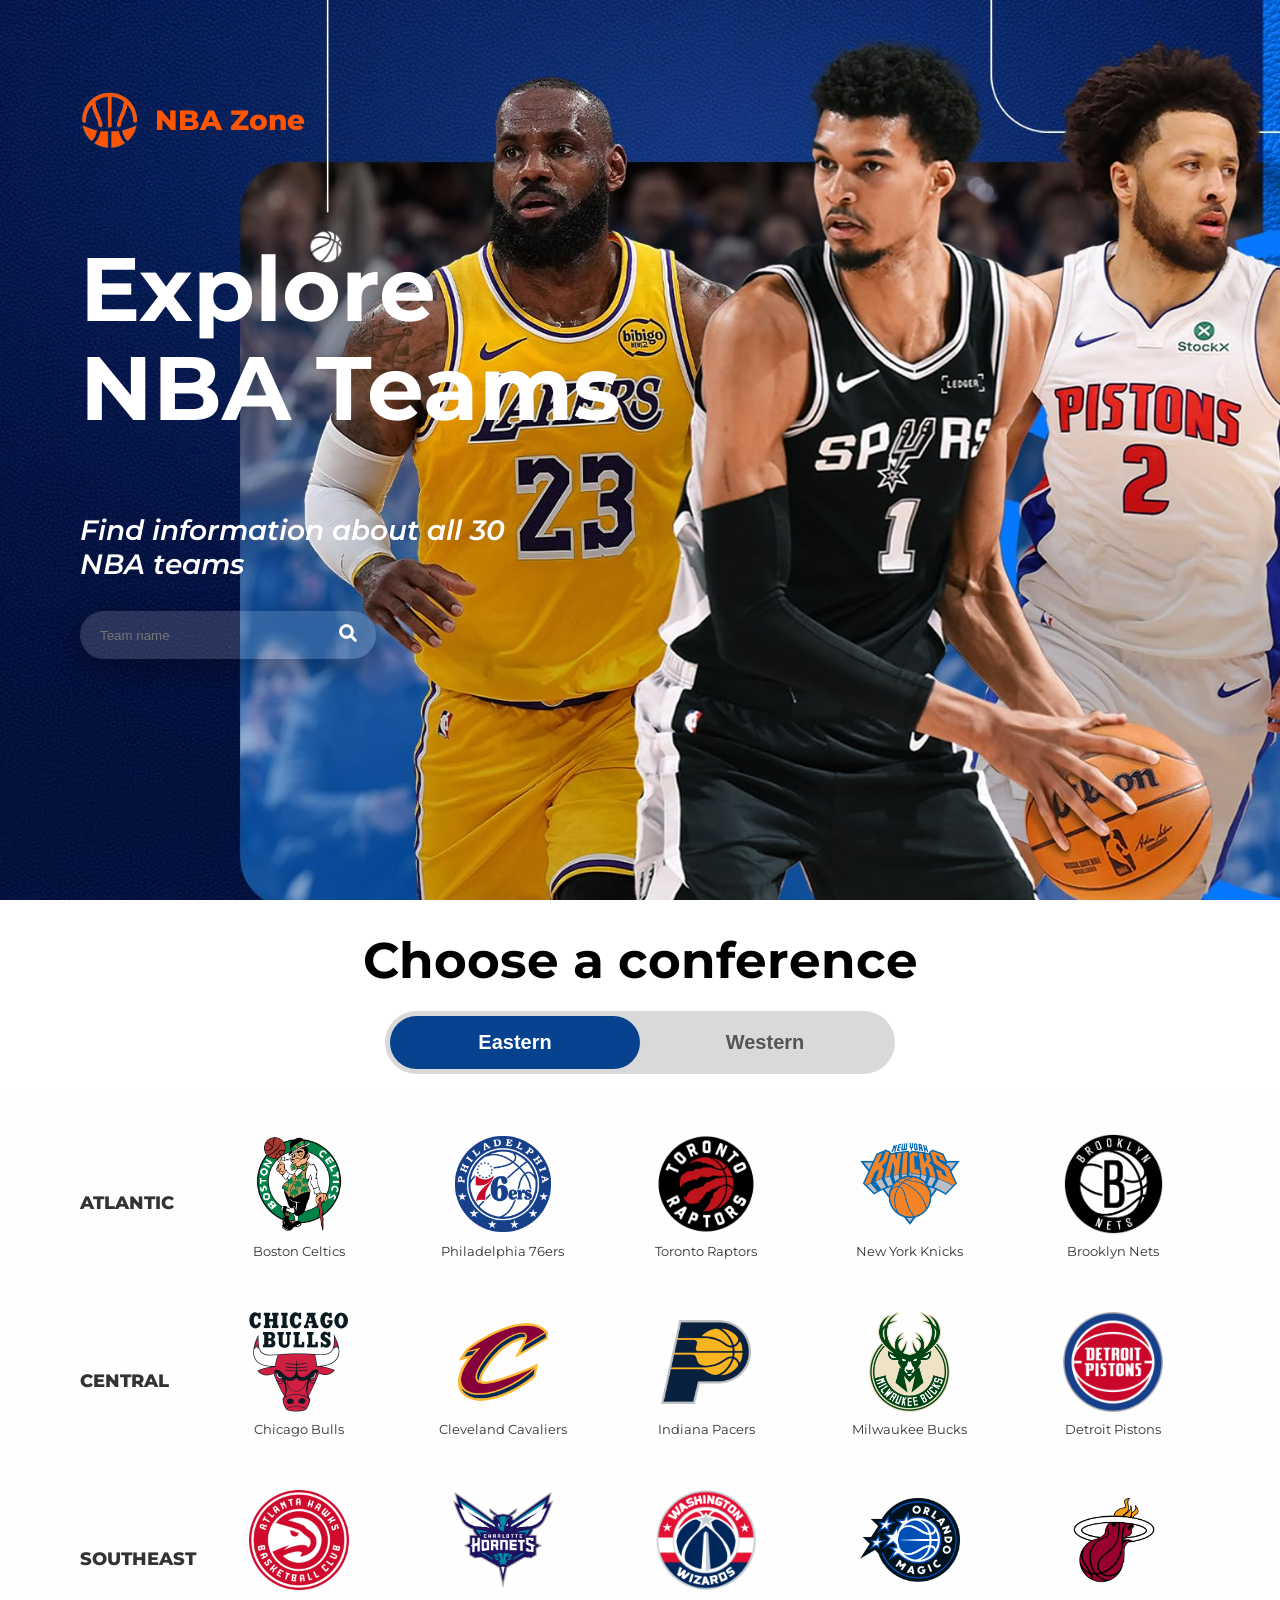
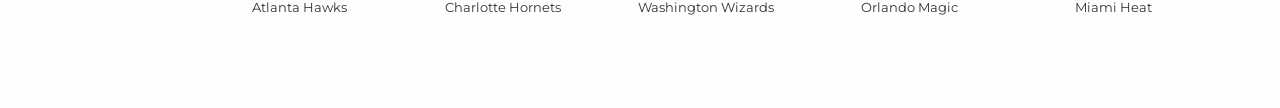
<file: NBA-Web-main/index.html>
<!DOCTYPE html>
<html lang="cs">
<head>
    <meta charset="UTF-8">
    <title>Moje stránka</title>
    <link rel="stylesheet" href="style.css">
    <link rel="stylesheet" href="https://fonts.googleapis.com/css2?family=Montserrat:wght:@400;700display=swap" rel="stylesheet">
    <link rel="stylesheet" href="https://fonts.googleapis.com/css2?family=Montserrat:ital,wght@0,400;0,700;1,400;1,700&display=swap" rel="stylesheet">

</head>
<body>
    <section class="hero">
    <img src="images/NBA-Hero.jpeg" alt="NBA Players" class="hero-bg">

    <div class="overlay"></div>

    <div class="hero-content">
        <div class="box">
            <img src="images/Image.png" alt="NBA Zone logo" class="main-logo">
            
            <h2>NBA Zone</h2>
        
        </div>
        <!--<img src="images/Image.png" alt="NBA Zone logo" class="main-logo">
        <div class="logo"> NBA Zone</div>-->

        <h1>
            Explore <br>
            NBA Teams
        </h1>

        <p>Find information about all 30 <br> NBA teams</p>

        <div class="search-box">
            <input type="text" placeholder="Team name">
            <span><img src="images/search-icon.png"></span>
        </div>
    </div>
</section>
<section class="conferences">
    <h2>Choose a conference</h2>
<div class="conference-switch">
    <div class="slider"></div>

    <button class="conf-btn east active">Eastern</button>
    <button class="conf-btn west">Western</button>
</div>
</section>

<section class="teams">

    <!-- EAST -->
    <div class="teams-content east-teams active">

        <!-- ATLANTIC -->
        <div class="division">
            <h3>ATLANTIC</h3>
            <div class="team-grid">
                <div class="team"><img src="images/teams/celtics.png"><p>Boston Celtics</p></div>
                <div class="team"><img src="images/teams/sixers.png"><p>Philadelphia 76ers</p></div>
                <div class="team"><img src="images/teams/raptors.png"><p>Toronto Raptors</p></div>
                <div class="team"><img src="images/teams/knicks.png"><p>New York Knicks</p></div>
                <div class="team"><img src="images/teams/nets.png"><p>Brooklyn Nets</p></div>
            </div>
        </div>

        <!-- CENTRAL -->
        <div class="division">
            <h3>CENTRAL</h3>
            <div class="team-grid">
                <div class="team"><img src="images/teams/bulls.png"><p>Chicago Bulls</p></div>
                <div class="team"><img src="images/teams/cavs.png"><p>Cleveland Cavaliers</p></div>
                <div class="team"><img src="images/teams/pacers.png"><p>Indiana Pacers</p></div>
                <div class="team"><img src="images/teams/bucks.png"><p>Milwaukee Bucks</p></div>
                <div class="team"><img src="images/teams/pistons.png"><p>Detroit Pistons</p></div>
            </div>
        </div>

        <!-- SOUTHEAST -->
        <div class="division">
            <h3>SOUTHEAST</h3>
            <div class="team-grid">
                 <div class="team"><img src="images/teams/hawks.png"><p>Atlanta Hawks</p></div>
                <div class="team"><img src="images/teams/hornets.png"><p>Charlotte Hornets</p></div>
                <div class="team"><img src="images/teams/wizards.png"><p>Washington Wizards</p></div>
                <div class="team"><img src="images/teams/magic.png"><p>Orlando Magic</p></div>
                <div class="team"><img src="images/teams/heat.png"><p>Miami Heat</p></div>
            </div>
        </div>

    </div>


    <!-- WEST -->
    <div class="teams-content west-teams">

        <!-- NORTHWEST -->
        <div class="division">
            <h3>NORTHWEST</h3>
            <div class="team-grid">
                <div class="team"><img src="images/teams/nuggets.png"><p>Denver Nuggets</p></div>
                <div class="team"><img src="images/teams/timberwolves.png"><p>Minnesota Timberwolves</p></div>
                <div class="team"><img src="images/teams/thunder.png"><p>Oklahoma City Thunder</p></div>
                <div class="team"><img src="images/teams/blazers.png"><p>Portland Trail Blazers</p></div>
                <div class="team"><img src="images/teams/jazz.png"><p>Utah Jazz</p></div>
            </div>
        </div>

        <!-- PACIFIC -->
        <div class="division">
            <h3>PACIFIC</h3>
            <div class="team-grid">
                <div class="team"><img src="images/teams/kings.png"><p>Sacramento Kings</p></div>
                <div class="team"><img src="images/teams/clippers.png"><p>LA Clippers</p></div>
                <div class="team"><img src="images/teams/warriors.png"><p>Golden State Warriors</p></div>
                <div class="team"><img src="images/teams/suns.png"><p>Phoenix Suns</p></div>
                <div class="team"><img src="images/teams/lakers.png"><p>Los Angeles Lakers</p></div>
            </div>
        </div>

        <!-- SOUTHWEST -->
        <div class="division">
            <h3>SOUTHWEST</h3>
            <div class="team-grid">
                <div class="team"><img src="images/teams/mavs.png"><p>Dallas Mavericks</p></div>
                <div class="team"><img src="images/teams/rockets.png"><p>Houston Rockets</p></div>
                <div class="team"><img src="images/teams/grizzlies.png"><p>Memphis Grizzlies</p></div>
                <div class="team"><img src="images/teams/pelicans.png"><p>New Orleans Pelicans</p></div>
                <div class="team"><img src="images/teams/spurs.png"><p>San Antonio Spurs</p></div>
            </div>
        </div>

    </div>

</section>
<script>
const buttons = document.querySelectorAll(".conf-btn");
const switchBox = document.querySelector(".conference-switch");

const eastTeams = document.querySelector(".east-teams");
const westTeams = document.querySelector(".west-teams");

buttons.forEach(btn => {
    btn.addEventListener("click", () => {

        // tlačítka
        buttons.forEach(b => b.classList.remove("active"));
        btn.classList.add("active");

        // slider + teams
        if (btn.classList.contains("west")) {
            switchBox.classList.add("west-active");

            eastTeams.classList.remove("active");
            westTeams.classList.add("active");

        } else {
            switchBox.classList.remove("west-active");

            eastTeams.classList.add("active");
            westTeams.classList.remove("active");
        }
    });
});
</script>
</body>
</html>
</file>
<file: NBA-Web-main/style.css>
:root {
  --logo-color: #FF5500;
}

body {
    margin: 0;
    font-family: 'Montserrat', sans-serif;
}

/* ================= HERO ================= */

.hero {
    position: relative;
    height: 100vh;
    overflow: hidden;
    color: white;
}

/* obrázek hráčů (card efekt) */
.hero-bg {
    position: absolute;
    top: 0;
    left: 0;

    width: 100%;
    height: 100%;

    object-fit: cover;
}

/* tmavý gradient overlay */
/*.overlay {
    position: absolute;
    top: 0;
    left: 0;
    width: 70%;
    height: 100%;

    background: linear-gradient(
        90deg,
        rgba(10, 25, 60, 0.95) 0%,
        rgba(10, 25, 60, 0.85) 40%,
        rgba(10, 25, 60, 0.3) 70%,
        rgba(10, 25, 60, 0) 100%
    );

    z-index: 1;
}

/* obsah vlevo */
.hero-content {
    position: relative;
    z-index: 2;
    padding: 80px;
    max-width: 700px;
}

/* logo + text */
.box {
    color: var(--logo-color);
    display: flex;
    align-items: center;
    gap: 15px;
}

.box img {
    width: 60px;
}

.box h2 {
    font-size: 28px;
    font-weight: 800;
}

/* nadpis */
.hero h1 {
    font-size: 90px;
    line-height: 1.1;
    margin-top: 80px;
    font-weight: 700;
}

/* text */
.hero p {
    margin: 30px 0;
    font-size: 28px;
    font-weight: 600;
    font-style: italic;
}

/* search */
.search-box {
    display: flex;
    align-items: center;
    background: rgba(255,255,255,0.15);
    padding: 12px 18px;
    border-radius: 25px;
    width: 260px;
    box-shadow: 0 10px 30px rgba(0,0,0,0.3);
}

.search-box input {
    border: none;
    background: transparent;
    outline: none;
    color: white;
    flex: 1;
}

.search-box img {
    max-width: 20px;
    filter: invert(1);
}

/* ================= CONFERENCE ================= */

.conferences h2 {
    text-align: center;
    font-weight: 700;
    font-size: 50px;
    margin: 30px 0 15px;
}

/* SWITCH */
.conference-switch {
    position: relative;
    display: flex;
    background: #d9d9d9;
    border-radius: 50px;
    width: 500px;
    margin: 20px auto;
    padding: 5px;
}

/* posuvný slider */
.slider {
    position: absolute;
    top: 5px;
    left: 5px;
    width: calc(50% - 5px);
    height: calc(100% - 10px);
    background: #06428e;
    border-radius: 50px;
    transition: 0.4s ease;
    z-index: 1;
}

/* když klikneš western */
.conference-switch.west-active .slider {
    transform: translateX(100%);
    background: #ce1141;
}

/* tlačítka */
.conf-btn {
    flex: 1;
    border: none;
    background: transparent;
    font-size: 20px;
    font-weight: 700;
    cursor: pointer;
    padding: 15px 0;
    border-radius: 50px;
    z-index: 2;
    color: #555;
    transition: 0.3s;
}

/* aktivní text */
.conf-btn.active {
    color: white;
}


/* ================= TEAMS ================= */

.teams {
    padding: 40px 80px;
    background: #fffefe;
}

/* přepínání EAST / WEST */
.teams-content {
    display: none;
    opacity: 0;
    transform: translateY(10px);
    transition: 0.3s;
}

.teams-content.active {
    display: block;
    opacity: 1;
    transform: translateY(0);
}

/* každá divize */
.division {
    display: flex;
    align-items: center;
    margin-bottom: 40px;
}

/* název divize */
.division h3 {
    width: 150px;
    font-size: 18px;
    font-weight: 800;
    color: #333;
}

/* grid týmů */
.team-grid {
    display: grid;
    grid-template-columns: repeat(5, 1fr);
    gap: 30px;
    width: 100%;
}

/* jeden tým */
.team {
    text-align: center;
    cursor: pointer;
    transition: 0.3s;
}

/* logo */
.team img {
    width: 100px;
    height: 100px;
    object-fit: contain;
}

/* název */
.team p {
    margin-top: 5px;
    font-size: 13px;
    color: #333;
}

/* hover efekt */
.team:hover {
    transform: translateY(-5px);
}



@media (max-width: 768px) {

    /* HERO */
    .hero {
        height: auto;
        padding-bottom: 30px;
    }

    .hero-content {
        padding: 20px;
        max-width: 100%;
    }

    /* NADPIS */
    .hero h1 {
        font-size: 42px;
        line-height: 1.1;
        margin-top: 40px;
    }

    /* TEXT */
    .hero p {
        font-size: 18px;
        margin: 20px 0;
    }

    /* SEARCH BAR */
    .search-box {
        width: 80%;
        height: 55px;
        border-radius: 40px;
        padding: 0 20px;
        backdrop-filter: blur(10px);
        background: rgba(255,255,255,0.2);
    }

    .search-box input {
        font-size: 18px;
    }

    .search-box img {
        width: 22px;
    }

    /* OBRÁZEK */
    .hero-bg {
        position: absolute;
        top: 0;
        left: 0;
        width: 100%;
        height: 100%;
        opacity: 0.9;
    }

    /* LOGO */
    .box {
        gap: 10px;
    }

    .box img {
        width: 40px;
    }

    .box h2 {
        font-size: 20px;
    }

    /* CONFERENCE SWITCH */
    .conference-switch {
        width: 90%;
    }

    .conf-btn {
        font-size: 16px;
        padding: 12px 0;
    }

    /* NADPIS sekce */
    .conferences h2 {
        font-size: 26px;
    }
    .teams {
        padding: 20px;
    }

    .division {
        flex-direction: column;
        align-items: flex-start;
    }

    .division h3 {
        margin-bottom: 15px;
    }

    .team-grid {
        grid-template-columns: repeat(3, 1fr);
        gap: 20px;
    }

    .team img {
        width: 50px;
    }

    .team p {
        font-size: 12px;
    }
    
}
</file>
